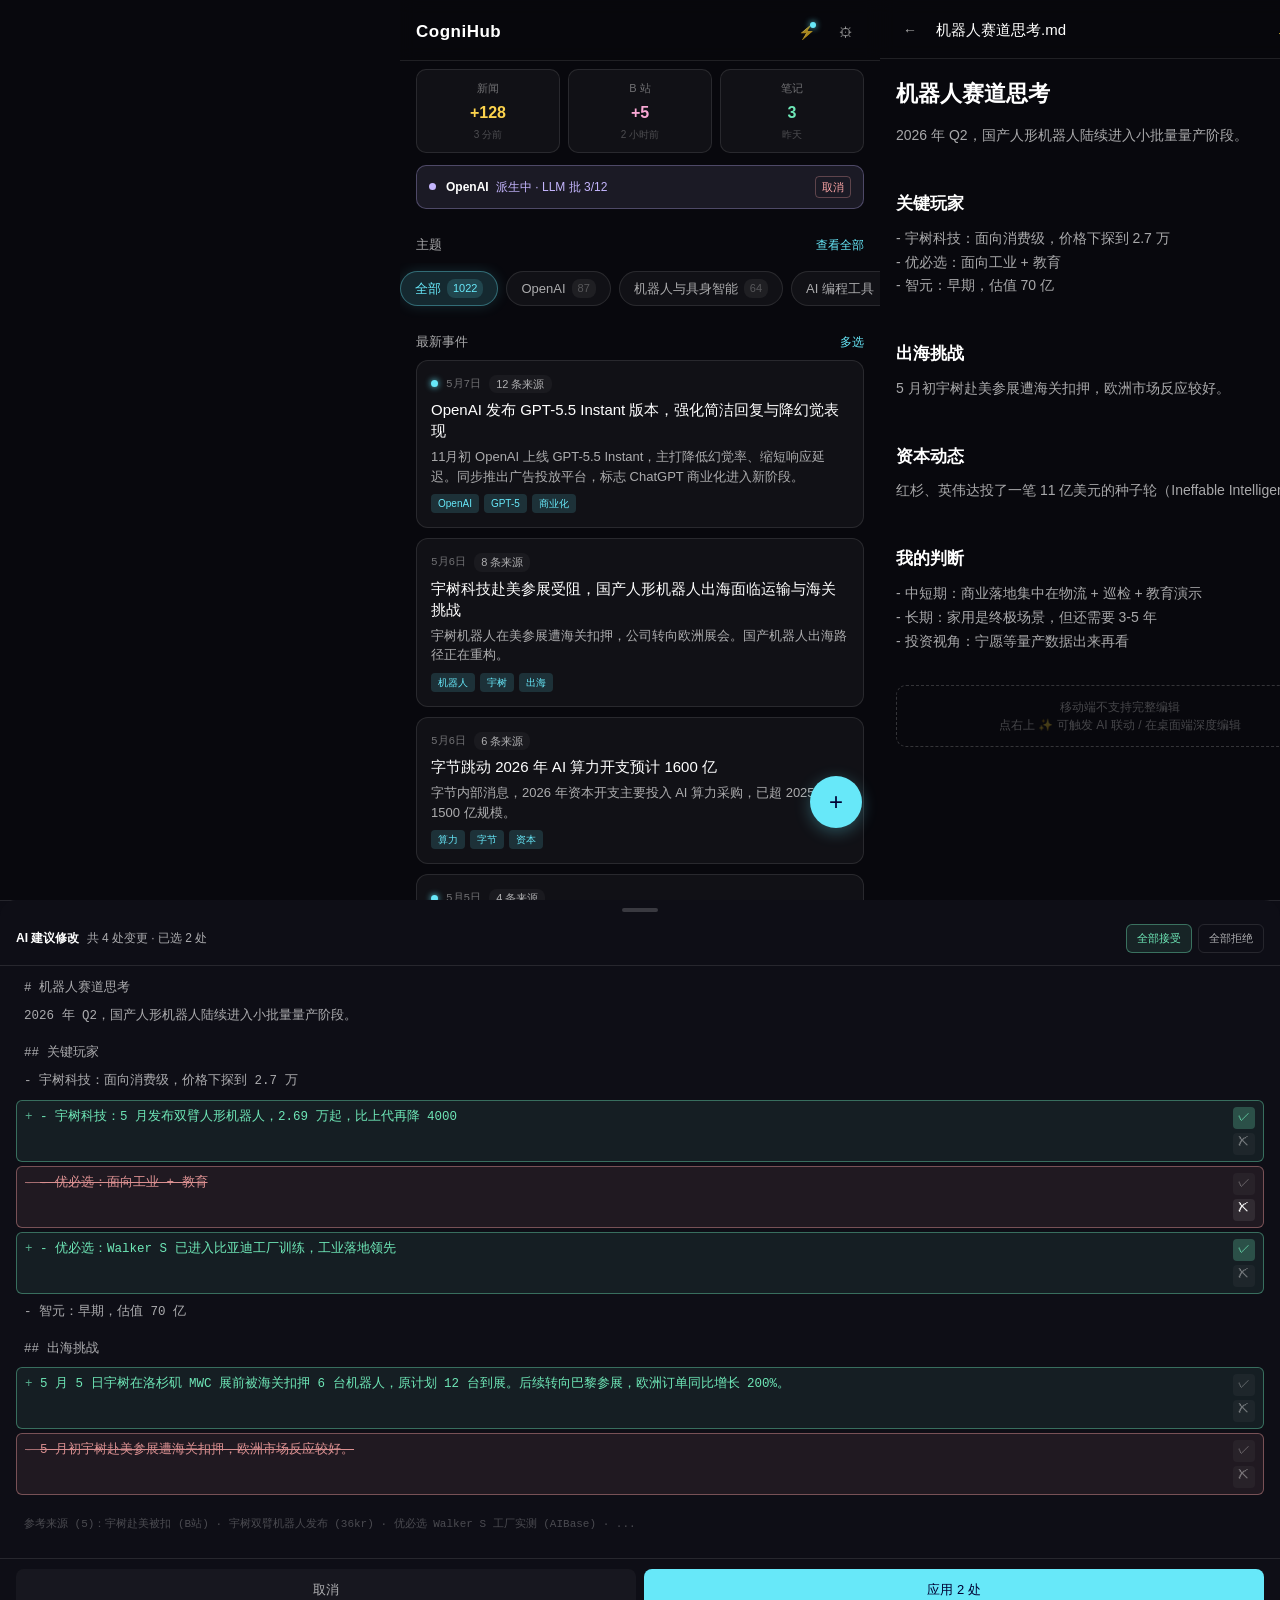
<file: docs/cognihub-mobile-prototype.html>
<!doctype html>
<html lang="zh-CN">
<head>
<meta charset="utf-8" />
<meta name="viewport" content="width=device-width,initial-scale=1,viewport-fit=cover" />
<meta name="theme-color" content="#08080d" />
<title>Cognihub Mobile</title>
<style>
  :root {
    --bg: #08080d;
    --bg-elevated: #0e0e16;
    --bg-card: rgba(255,255,255,0.04);
    --bg-card-hover: rgba(255,255,255,0.07);
    --border: rgba(255,255,255,0.10);
    --border-strong: rgba(255,255,255,0.18);
    --text: #ffffff;
    --text-secondary: rgba(255,255,255,0.65);
    --text-muted: rgba(255,255,255,0.40);
    --text-faint: rgba(255,255,255,0.25);
    --cyan: #67e8f9;
    --cyan-bg: rgba(103,232,249,0.15);
    --cyan-border: rgba(103,232,249,0.35);
    --pink: #f9a8d4;
    --amber: #fcd34d;
    --emerald: #6ee7b7;
    --purple: #c4b5fd;
    --red: #fca5a5;
  }

  * { box-sizing: border-box; -webkit-tap-highlight-color: transparent; }
  html, body { margin: 0; height: 100%; background: var(--bg); color: var(--text); font-family: -apple-system, BlinkMacSystemFont, "PingFang SC", "Microsoft YaHei", sans-serif; }
  body { overflow: hidden; font-size: 14px; line-height: 1.5; }
  button { background: none; border: 0; color: inherit; font: inherit; padding: 0; cursor: pointer; }

  /* App shell */
  .app {
    display: flex; flex-direction: column; height: 100vh; height: 100dvh;
    max-width: 480px; margin: 0 auto;
    background: var(--bg);
    position: relative;
  }

  /* 顶栏 */
  .topbar {
    display: flex; align-items: center; justify-content: space-between;
    padding: 14px 16px 10px;
    border-bottom: 1px solid var(--border);
    background: rgba(8,8,13,0.92); backdrop-filter: blur(8px);
  }
  .topbar-title {
    font-size: 17px; font-weight: 600; letter-spacing: 0.5px;
  }
  .topbar-actions { display: flex; gap: 4px; }
  .icon-btn {
    width: 36px; height: 36px; border-radius: 8px;
    display: inline-flex; align-items: center; justify-content: center;
    color: var(--text-secondary);
    transition: background 0.15s;
  }
  .icon-btn:active { background: var(--bg-card); }
  .icon-btn.has-dot { position: relative; }
  .icon-btn .dot {
    position: absolute; top: 8px; right: 8px;
    width: 6px; height: 6px; border-radius: 50%;
    background: var(--cyan);
    box-shadow: 0 0 6px var(--cyan);
  }

  /* 滚动主区 */
  .main { flex: 1; overflow-y: auto; -webkit-overflow-scrolling: touch; }
  .main.no-scroll { overflow: hidden; }

  /* 底部 tab bar */
  .tabbar {
    display: flex; height: 56px;
    border-top: 1px solid var(--border);
    background: rgba(14,14,22,0.95);
    padding-bottom: env(safe-area-inset-bottom);
    flex-shrink: 0;
  }
  .tab {
    flex: 1; display: flex; flex-direction: column;
    align-items: center; justify-content: center;
    gap: 2px;
    color: var(--text-muted);
    transition: color 0.15s;
  }
  .tab.active { color: var(--cyan); }
  .tab .ico { font-size: 20px; }
  .tab .label { font-size: 11px; }

  /* 通用：节标题 */
  .section-head {
    padding: 14px 16px 8px;
    display: flex; align-items: center; justify-content: space-between;
  }
  .section-title { font-size: 13px; font-weight: 500; color: var(--text-secondary); }
  .section-action { font-size: 12px; color: var(--cyan); }

  /* 更新指示卡 */
  .update-summary {
    display: grid; grid-template-columns: 1fr 1fr 1fr;
    gap: 8px; padding: 8px 16px 0;
  }
  .update-chip {
    background: var(--bg-card);
    border: 1px solid var(--border);
    border-radius: 10px;
    padding: 10px 8px;
    text-align: center;
  }
  .update-chip .label { font-size: 11px; color: var(--text-muted); margin-bottom: 4px; }
  .update-chip .value { font-size: 16px; font-weight: 600; color: var(--text); }
  .update-chip .ago { font-size: 10px; color: var(--text-faint); margin-top: 2px; }
  .update-chip.amber .value { color: var(--amber); }
  .update-chip.pink .value { color: var(--pink); }
  .update-chip.emerald .value { color: var(--emerald); }

  /* 主题胶囊 */
  .topic-rail {
    display: flex; gap: 8px; padding: 8px 16px 12px;
    overflow-x: auto; scroll-snap-type: x mandatory;
    scrollbar-width: none;
  }
  .topic-rail::-webkit-scrollbar { display: none; }
  .chip {
    flex-shrink: 0; scroll-snap-align: start;
    padding: 7px 14px;
    background: var(--bg-card);
    border: 1px solid var(--border);
    border-radius: 999px;
    font-size: 13px;
    color: var(--text-secondary);
    display: inline-flex; align-items: center; gap: 6px;
  }
  .chip.active {
    background: var(--cyan-bg);
    border-color: var(--cyan-border);
    color: var(--cyan);
    box-shadow: 0 0 14px rgba(103,232,249,0.15);
  }
  .chip .count {
    font-size: 11px; color: var(--text-faint);
    background: rgba(255,255,255,0.06);
    padding: 1px 6px; border-radius: 8px;
  }
  .chip.active .count { color: var(--cyan); background: rgba(103,232,249,0.15); }

  /* 事件卡片流 */
  .event-list { padding: 0 16px 88px; }
  .event-card {
    background: var(--bg-card);
    border: 1px solid var(--border);
    border-radius: 12px;
    padding: 14px;
    margin-bottom: 10px;
    transition: background 0.15s;
  }
  .event-card:active { background: var(--bg-card-hover); }
  .event-meta {
    display: flex; align-items: center; gap: 8px;
    font-size: 11px; color: var(--text-muted);
    margin-bottom: 6px;
  }
  .event-meta .time { font-family: monospace; }
  .event-meta .source-count {
    background: var(--bg-card);
    padding: 1px 7px; border-radius: 8px;
    color: var(--text-secondary);
  }
  .unread-dot {
    width: 7px; height: 7px; border-radius: 50%;
    background: var(--cyan);
    box-shadow: 0 0 6px var(--cyan);
  }
  .event-title {
    font-size: 15px; font-weight: 500; color: var(--text);
    line-height: 1.4;
    display: -webkit-box; -webkit-line-clamp: 2; -webkit-box-orient: vertical;
    overflow: hidden;
  }
  .event-desc {
    font-size: 13px; color: var(--text-secondary);
    margin-top: 6px;
    display: -webkit-box; -webkit-line-clamp: 2; -webkit-box-orient: vertical;
    overflow: hidden;
  }
  .event-tags {
    display: flex; gap: 5px; flex-wrap: wrap;
    margin-top: 8px;
  }
  .tag {
    font-size: 10px;
    padding: 2px 7px;
    background: var(--cyan-bg);
    color: var(--cyan);
    border-radius: 4px;
  }

  /* 浮动新建按钮 */
  .fab {
    position: absolute;
    right: 18px; bottom: 72px;
    width: 52px; height: 52px;
    border-radius: 50%;
    background: var(--cyan);
    color: #003;
    display: flex; align-items: center; justify-content: center;
    font-size: 24px; font-weight: 300;
    box-shadow: 0 4px 16px rgba(103,232,249,0.3);
    z-index: 10;
  }

  /* 任务横幅 */
  .task-banner {
    margin: 0 16px 12px;
    background: rgba(196,181,253,0.10);
    border: 1px solid rgba(196,181,253,0.3);
    border-radius: 10px;
    padding: 10px 12px;
    display: flex; align-items: center; gap: 10px;
    font-size: 12px;
  }
  .task-banner .pulse {
    width: 7px; height: 7px; border-radius: 50%;
    background: var(--purple);
    animation: pulse 1.5s infinite;
  }
  @keyframes pulse {
    0%,100% { opacity: 1; }
    50% { opacity: 0.3; }
  }
  .task-banner .text { flex: 1; color: var(--purple); }
  .task-banner .text strong { color: var(--text); margin-right: 4px; }
  .task-banner .cancel {
    color: var(--red); font-size: 11px;
    padding: 2px 6px; border-radius: 4px;
    border: 1px solid rgba(252,165,165,0.3);
  }

  /* 详情页 push 风格 */
  .page {
    position: absolute; inset: 0;
    background: var(--bg);
    display: flex; flex-direction: column;
    transform: translateX(100%);
    transition: transform 0.25s cubic-bezier(0.4,0,0.2,1);
    z-index: 5;
  }
  .page.show { transform: translateX(0); }
  .page-head {
    display: flex; align-items: center; gap: 8px;
    padding: 12px 12px 10px;
    border-bottom: 1px solid var(--border);
    background: rgba(8,8,13,0.92);
    backdrop-filter: blur(8px);
  }
  .page-head-title {
    flex: 1; font-size: 15px; font-weight: 500;
    overflow: hidden; text-overflow: ellipsis; white-space: nowrap;
  }
  .page-body { flex: 1; overflow-y: auto; padding: 16px 16px 100px; }

  /* 事件详情 */
  .event-detail-meta {
    display: flex; gap: 8px; flex-wrap: wrap;
    margin: 8px 0 16px;
  }
  .event-detail-title {
    font-size: 20px; font-weight: 600; line-height: 1.3;
  }
  .event-detail-desc {
    font-size: 14px; color: var(--text-secondary);
    margin: 12px 0 16px;
    line-height: 1.7;
    white-space: pre-wrap;
  }
  .ai-actions {
    display: flex; gap: 8px;
    padding: 12px 0 16px;
    border-top: 1px solid var(--border);
    border-bottom: 1px solid var(--border);
    margin-bottom: 16px;
  }
  .ai-btn {
    flex: 1;
    padding: 10px 8px;
    border-radius: 8px;
    background: var(--cyan-bg);
    border: 1px solid var(--cyan-border);
    color: var(--cyan);
    font-size: 12px;
    display: flex; flex-direction: column;
    align-items: center; gap: 3px;
  }
  .ai-btn .ico { font-size: 16px; }
  .ai-btn.primary { background: var(--cyan); color: #003; border-color: var(--cyan); }
  .ai-btn:active { transform: scale(0.97); }
  .ai-btn.purple { background: rgba(196,181,253,0.15); border-color: rgba(196,181,253,0.35); color: var(--purple); }

  /* source 列表 */
  .source-row {
    background: var(--bg-card);
    border: 1px solid var(--border);
    border-radius: 10px;
    padding: 12px;
    margin-bottom: 8px;
  }
  .source-row .platform {
    display: inline-block;
    font-size: 10px;
    padding: 2px 6px;
    border-radius: 4px;
    margin-right: 6px;
    border: 1px solid;
  }
  .platform-news { color: var(--amber); border-color: rgba(252,211,77,0.4); background: rgba(252,211,77,0.08); }
  .platform-video { color: var(--pink); border-color: rgba(249,168,212,0.4); background: rgba(249,168,212,0.08); }
  .platform-note { color: var(--emerald); border-color: rgba(110,231,183,0.4); background: rgba(110,231,183,0.08); }
  .source-title {
    font-size: 14px; font-weight: 500; color: var(--text);
    line-height: 1.4;
    display: -webkit-box; -webkit-line-clamp: 2; -webkit-box-orient: vertical;
    overflow: hidden;
  }
  .source-row .source-meta {
    margin-top: 6px;
    font-size: 11px; color: var(--text-faint);
    display: flex; align-items: center; gap: 8px;
  }
  .score {
    color: var(--cyan); font-family: monospace;
  }

  /* 笔记列表 */
  .note-list { padding: 0 16px 88px; }
  .note-folder {
    margin: 12px 0 4px;
    font-size: 11px; color: var(--text-muted);
    text-transform: uppercase; letter-spacing: 0.5px;
    display: flex; align-items: center; gap: 6px;
  }
  .note-folder .badge {
    font-size: 9px;
    background: var(--bg-card);
    padding: 1px 6px; border-radius: 6px;
    color: var(--text-faint); text-transform: none;
    letter-spacing: 0;
  }
  .note-row {
    background: var(--bg-card);
    border: 1px solid var(--border);
    border-radius: 10px;
    padding: 12px;
    margin-bottom: 6px;
    display: flex; align-items: center; gap: 10px;
  }
  .note-row .ico { font-size: 18px; color: var(--text-muted); }
  .note-row .info { flex: 1; min-width: 0; }
  .note-row .name { font-size: 14px; font-weight: 500; color: var(--text); }
  .note-row .sub { font-size: 11px; color: var(--text-faint); margin-top: 2px; }
  .note-row .dirty { color: var(--amber); font-size: 10px; }

  /* 笔记详情 (简化只读 + AI 联动按钮) */
  .note-content {
    font-size: 14px; line-height: 1.7; color: var(--text-secondary);
    white-space: pre-wrap; word-wrap: break-word;
  }
  .note-content h1 { font-size: 22px; color: var(--text); margin: 0 0 12px; }
  .note-content h2 { font-size: 17px; color: var(--text); margin: 18px 0 8px; }

  /* Diff 抽屉 */
  .sheet {
    position: absolute; left: 0; right: 0; bottom: 0;
    height: 80%; background: var(--bg-elevated);
    border-radius: 16px 16px 0 0;
    transform: translateY(100%);
    transition: transform 0.25s cubic-bezier(0.4,0,0.2,1);
    z-index: 20;
    display: flex; flex-direction: column;
  }
  .sheet.show { transform: translateY(0); }
  .sheet-handle {
    width: 36px; height: 4px; border-radius: 2px;
    background: var(--border-strong);
    margin: 8px auto 0;
  }
  .sheet-head {
    padding: 12px 16px;
    display: flex; align-items: center; justify-content: space-between;
    border-bottom: 1px solid var(--border);
  }
  .sheet-head .info {
    flex: 1; font-size: 12px; color: var(--text-secondary);
  }
  .sheet-head .info strong { color: var(--text); margin-right: 4px; }
  .sheet-actions {
    display: flex; gap: 6px;
  }
  .sheet-action-btn {
    font-size: 11px; padding: 5px 10px;
    border-radius: 6px;
    border: 1px solid var(--border);
    color: var(--text-secondary);
  }
  .sheet-action-btn.accept-all {
    border-color: rgba(110,231,183,0.4);
    color: var(--emerald);
    background: rgba(110,231,183,0.1);
  }
  .sheet-body { flex: 1; overflow-y: auto; padding: 8px 16px 16px; font-family: monospace; font-size: 12.5px; line-height: 1.65; }
  .diff-block { margin: 4px 0; padding: 6px 8px; border-radius: 6px; border: 1px solid; display: flex; gap: 8px; }
  .diff-block .text { flex: 1; white-space: pre-wrap; word-break: break-word; }
  .diff-block .actions { display: flex; flex-direction: column; gap: 4px; }
  .diff-mini {
    width: 22px; height: 22px; border-radius: 4px;
    display: inline-flex; align-items: center; justify-content: center;
    font-size: 12px;
    background: var(--bg-card); color: var(--text-muted);
  }
  .diff-mini.on-accept { background: rgba(110,231,183,0.25); color: var(--emerald); }
  .diff-mini.on-reject { background: rgba(255,255,255,0.08); color: var(--text); }
  .diff-add { border-color: rgba(110,231,183,0.4); background: rgba(110,231,183,0.08); }
  .diff-add .text { color: var(--emerald); }
  .diff-add .text::before { content: "+ "; opacity: 0.7; }
  .diff-rem { border-color: rgba(252,165,165,0.4); background: rgba(252,165,165,0.08); }
  .diff-rem .text { color: var(--red); text-decoration: line-through; opacity: 0.85; }
  .diff-rem .text::before { content: "- "; opacity: 0.7; }
  .diff-eq { color: var(--text-secondary); padding: 4px 8px; }
  .sheet-foot {
    padding: 10px 16px;
    border-top: 1px solid var(--border);
    display: flex; gap: 8px;
  }
  .sheet-foot button { flex: 1; padding: 11px; border-radius: 8px; font-size: 13px; }
  .sheet-foot .cancel { background: var(--bg-card); color: var(--text-secondary); }
  .sheet-foot .apply { background: var(--cyan); color: #003; font-weight: 500; }

  /* sources 页 */
  .source-tabs {
    display: flex; gap: 16px;
    padding: 8px 16px 4px;
    border-bottom: 1px solid var(--border);
  }
  .source-tab {
    padding: 6px 0;
    font-size: 13px; color: var(--text-muted);
    border-bottom: 2px solid transparent;
  }
  .source-tab.active { color: var(--cyan); border-color: var(--cyan); }

  /* 空状态 */
  .empty {
    text-align: center; padding: 60px 16px;
    color: var(--text-faint);
  }

  /* 滚动 hide */
  .hide { display: none !important; }
</style>
</head>
<body>
<div class="app">

  <!-- ============================================================
       Tab 1: 看新内容 (Feed)
       ============================================================ -->
  <div id="tab-feed" class="tab-page">
    <header class="topbar">
      <div class="topbar-title">CogniHub</div>
      <div class="topbar-actions">
        <button class="icon-btn has-dot" title="任务">⚡<span class="dot"></span></button>
        <button class="icon-btn">⚙</button>
      </div>
    </header>

    <div class="main">
      <!-- 三类更新指示 -->
      <div class="update-summary">
        <div class="update-chip amber">
          <div class="label">新闻</div>
          <div class="value">+128</div>
          <div class="ago">3 分前</div>
        </div>
        <div class="update-chip pink">
          <div class="label">B 站</div>
          <div class="value">+5</div>
          <div class="ago">2 小时前</div>
        </div>
        <div class="update-chip emerald">
          <div class="label">笔记</div>
          <div class="value">3</div>
          <div class="ago">昨天</div>
        </div>
      </div>

      <!-- 任务横幅 (派生中) -->
      <div class="task-banner" style="margin-top: 12px;">
        <span class="pulse"></span>
        <div class="text"><strong>OpenAI</strong> 派生中 · LLM 批 3/12</div>
        <button class="cancel">取消</button>
      </div>

      <!-- 主题胶囊横滑 -->
      <div class="section-head">
        <div class="section-title">主题</div>
        <button class="section-action">查看全部</button>
      </div>
      <div class="topic-rail">
        <div class="chip active">全部 <span class="count">1022</span></div>
        <div class="chip">OpenAI <span class="count">87</span></div>
        <div class="chip">机器人与具身智能 <span class="count">64</span></div>
        <div class="chip">AI 编程工具 <span class="count">52</span></div>
        <div class="chip">中国与开源大模型 <span class="count">48</span></div>
        <div class="chip">智能汽车与自动驾驶 <span class="count">71</span></div>
        <div class="chip">AI 算力与资本 <span class="count">39</span></div>
      </div>

      <!-- 事件流 -->
      <div class="section-head">
        <div class="section-title">最新事件</div>
        <button class="section-action">多选</button>
      </div>
      <div class="event-list">
        <div class="event-card" onclick="showPage('event-detail')">
          <div class="event-meta">
            <span class="unread-dot"></span>
            <span class="time">5月7日</span>
            <span class="source-count">12 条来源</span>
          </div>
          <div class="event-title">OpenAI 发布 GPT-5.5 Instant 版本，强化简洁回复与降幻觉表现</div>
          <div class="event-desc">11月初 OpenAI 上线 GPT-5.5 Instant，主打降低幻觉率、缩短响应延迟。同步推出广告投放平台，标志 ChatGPT 商业化进入新阶段。</div>
          <div class="event-tags">
            <span class="tag">OpenAI</span>
            <span class="tag">GPT-5</span>
            <span class="tag">商业化</span>
          </div>
        </div>

        <div class="event-card" onclick="showPage('event-detail')">
          <div class="event-meta">
            <span class="time">5月6日</span>
            <span class="source-count">8 条来源</span>
          </div>
          <div class="event-title">宇树科技赴美参展受阻，国产人形机器人出海面临运输与海关挑战</div>
          <div class="event-desc">宇树机器人在美参展遭海关扣押，公司转向欧洲展会。国产机器人出海路径正在重构。</div>
          <div class="event-tags">
            <span class="tag">机器人</span>
            <span class="tag">宇树</span>
            <span class="tag">出海</span>
          </div>
        </div>

        <div class="event-card" onclick="showPage('event-detail')">
          <div class="event-meta">
            <span class="time">5月6日</span>
            <span class="source-count">6 条来源</span>
          </div>
          <div class="event-title">字节跳动 2026 年 AI 算力开支预计 1600 亿</div>
          <div class="event-desc">字节内部消息，2026 年资本开支主要投入 AI 算力采购，已超 2025 年 1500 亿规模。</div>
          <div class="event-tags">
            <span class="tag">算力</span>
            <span class="tag">字节</span>
            <span class="tag">资本</span>
          </div>
        </div>

        <div class="event-card" onclick="showPage('event-detail')">
          <div class="event-meta">
            <span class="unread-dot"></span>
            <span class="time">5月5日</span>
            <span class="source-count">4 条来源</span>
          </div>
          <div class="event-title">特斯拉擎天柱进入量产阶段，价格区间下探至消费市场</div>
          <div class="event-desc">特斯拉 CEO 在最新沟通会上确认擎天柱年内量产，主打家庭服务场景。</div>
          <div class="event-tags">
            <span class="tag">机器人</span>
            <span class="tag">特斯拉</span>
          </div>
        </div>

        <div class="event-card" onclick="showPage('event-detail')">
          <div class="event-meta">
            <span class="time">5月5日</span>
            <span class="source-count">3 条来源</span>
          </div>
          <div class="event-title">阶跃星辰联合发布 BabyVision，揭示大模型视觉推理短板</div>
          <div class="event-desc">阶跃星辰、阿里、月之暗面等机构联合研究显示，主流大模型视觉推理能力不及 6 岁儿童。</div>
          <div class="event-tags">
            <span class="tag">阶跃星辰</span>
            <span class="tag">视觉</span>
          </div>
        </div>
      </div>

      <button class="fab" title="新主题">+</button>
    </div>
  </div>

  <!-- ============================================================
       Tab 2: 整理笔记 (Notes 简化版)
       ============================================================ -->
  <div id="tab-notes" class="tab-page hide">
    <header class="topbar">
      <div class="topbar-title">笔记</div>
      <div class="topbar-actions">
        <button class="icon-btn">🔍</button>
        <button class="icon-btn">⋮</button>
      </div>
    </header>
    <div class="main">
      <div class="note-list">
        <div class="note-folder">
          ☁ cognihub 内容 / events
          <span class="badge">系统目录</span>
        </div>
        <div class="note-row" onclick="showPage('note-detail')">
          <div class="ico">📄</div>
          <div class="info">
            <div class="name">OpenAI 发布 GPT-5.5 Instant 版本</div>
            <div class="sub">12 来源 · <span class="dirty">● 待重新联动</span></div>
          </div>
        </div>
        <div class="note-row" onclick="showPage('note-detail')">
          <div class="ico">📄</div>
          <div class="info">
            <div class="name">宇树科技赴美参展受阻</div>
            <div class="sub">8 来源 · 5月6日</div>
          </div>
        </div>

        <div class="note-folder">cognihub 内容 / topics</div>
        <div class="note-row" onclick="showPage('note-detail')">
          <div class="ico">📌</div>
          <div class="info">
            <div class="name">OpenAI</div>
            <div class="sub">87 个事件 · 主题</div>
          </div>
        </div>
        <div class="note-row" onclick="showPage('note-detail')">
          <div class="ico">📌</div>
          <div class="info">
            <div class="name">机器人与具身智能</div>
            <div class="sub">64 个事件 · 主题</div>
          </div>
        </div>

        <div class="note-folder">个人笔记</div>
        <div class="note-row" onclick="showPage('note-detail')">
          <div class="ico">📓</div>
          <div class="info">
            <div class="name">2026Q2 投研记录.md</div>
            <div class="sub">2.3 KB · 昨天</div>
          </div>
        </div>
        <div class="note-row" onclick="showPage('note-detail')">
          <div class="ico">📓</div>
          <div class="info">
            <div class="name">机器人赛道思考.md</div>
            <div class="sub">5.8 KB · 5月3日</div>
          </div>
        </div>
      </div>
    </div>
  </div>

  <!-- ============================================================
       Tab 3: 信息源 (Sources 简化版)
       ============================================================ -->
  <div id="tab-sources" class="tab-page hide">
    <header class="topbar">
      <div class="topbar-title">信息源</div>
      <div class="topbar-actions">
        <button class="icon-btn">+</button>
      </div>
    </header>
    <div class="source-tabs">
      <div class="source-tab active">数据流</div>
      <div class="source-tab">订阅</div>
    </div>
    <div class="main">
      <div style="padding: 12px 16px 88px;">
        <div class="source-row">
          <div>
            <span class="platform platform-news">新闻</span>
            <span style="font-size: 11px; color: var(--text-faint);">36kr-AI · 2 小时前</span>
          </div>
          <div class="source-title" style="margin-top: 6px;">字节跳动 2026 年 AI 算力开支超 1500 亿，主要投向算力采购</div>
        </div>
        <div class="source-row">
          <div>
            <span class="platform platform-video">B站</span>
            <span style="font-size: 11px; color: var(--text-faint);">财经高一截 · 5月5日</span>
          </div>
          <div class="source-title" style="margin-top: 6px;">通信、算力！我们要警惕了！</div>
        </div>
        <div class="source-row">
          <div>
            <span class="platform platform-news">新闻</span>
            <span style="font-size: 11px; color: var(--text-faint);">AIBase · 4 小时前</span>
          </div>
          <div class="source-title" style="margin-top: 6px;">OpenAI 上线广告投放平台，AI 商业化迎来分水岭</div>
        </div>
        <div class="source-row">
          <div>
            <span class="platform platform-video">B站</span>
            <span style="font-size: 11px; color: var(--text-faint);">大小马AI · 5月5日</span>
          </div>
          <div class="source-title" style="margin-top: 6px;">宇树赴美坐飞机被扣！我们如何一招破解，成功运机器人去巴黎？</div>
        </div>
        <div class="source-row">
          <div>
            <span class="platform platform-news">新闻</span>
            <span style="font-size: 11px; color: var(--text-faint);">36kr · 1 天前</span>
          </div>
          <div class="source-title" style="margin-top: 6px;">特斯拉擎天柱量产时间表确定，目标年内交付</div>
        </div>
        <div class="source-row">
          <div>
            <span class="platform platform-news">新闻</span>
            <span style="font-size: 11px; color: var(--text-faint);">汽车之家 · 1 天前</span>
          </div>
          <div class="source-title" style="margin-top: 6px;">蔚来 ES9 将于 5 月 27 日上市，预售 42 万起</div>
        </div>
      </div>
    </div>
  </div>

  <!-- ============================================================
       事件详情 push 页
       ============================================================ -->
  <div id="page-event-detail" class="page">
    <div class="page-head">
      <button class="icon-btn" onclick="hidePage('event-detail')">←</button>
      <div class="page-head-title">事件详情</div>
      <button class="icon-btn">⋯</button>
    </div>
    <div class="page-body">
      <div class="event-detail-meta">
        <span class="tag">OpenAI</span>
        <span class="tag">GPT-5</span>
        <span class="tag">商业化</span>
      </div>
      <div class="event-detail-title">OpenAI 发布 GPT-5.5 Instant 版本，强化简洁回复与降幻觉表现</div>
      <div class="event-detail-desc">11 月初 OpenAI 上线 GPT-5.5 Instant 模型，作为默认对话引擎。该版本主打三点改进：

1. 幻觉率较 GPT-5 降低 35%
2. 平均响应延迟缩短至 1.2 秒
3. 输出更简洁，不再啰嗦

同时推出 ChatGPT 广告投放平台 beta，让品牌方可以在对话流中精准曝光。这被业界视为 OpenAI 商业化的重要分水岭。</div>

      <div class="ai-actions">
        <button class="ai-btn primary">
          <span class="ico">⚡</span>
          <span>联动</span>
        </button>
        <button class="ai-btn purple">
          <span class="ico">✨</span>
          <span>结合来源</span>
        </button>
        <button class="ai-btn">
          <span class="ico">📓</span>
          <span>推到笔记</span>
        </button>
      </div>

      <div class="section-head" style="padding: 0 0 8px;">
        <div class="section-title">关联来源 (12)</div>
        <button class="section-action">+ 手动添加</button>
      </div>

      <div class="source-row">
        <div>
          <span class="platform platform-news">新闻</span>
          <span style="font-size: 11px; color: var(--text-faint);">36kr-AI · 5月6日</span>
        </div>
        <div class="source-title" style="margin-top: 6px;">OpenAI 发布 GPT-5.5：更准确的对话体验</div>
        <div class="source-meta">
          <span class="score">98%</span>
          <span>· rerank 直接命中</span>
        </div>
      </div>
      <div class="source-row">
        <div>
          <span class="platform platform-news">新闻</span>
          <span style="font-size: 11px; color: var(--text-faint);">AIBase · 5月6日</span>
        </div>
        <div class="source-title" style="margin-top: 6px;">ChatGPT 上线广告主平台，AI 商业化迎来分水岭</div>
        <div class="source-meta">
          <span class="score">95%</span>
          <span>· rerank+llm 验证</span>
        </div>
      </div>
      <div class="source-row">
        <div>
          <span class="platform platform-video">B站</span>
          <span style="font-size: 11px; color: var(--text-faint);">大小马AI · 5月5日</span>
        </div>
        <div class="source-title" style="margin-top: 6px;">深度解析 GPT-5.5 Instant：相比 4o 升级了什么</div>
        <div class="source-meta">
          <span class="score">87%</span>
        </div>
      </div>
      <div class="source-row">
        <div>
          <span class="platform platform-news">新闻</span>
          <span style="font-size: 11px; color: var(--text-faint);">36kr · 5月5日</span>
        </div>
        <div class="source-title" style="margin-top: 6px;">OpenAI 内部备忘：广告业务将贡献 2027 年 30% 营收</div>
        <div class="source-meta">
          <span class="score">82%</span>
        </div>
      </div>
    </div>
  </div>

  <!-- ============================================================
       笔记详情 push 页（含 AI 联动按钮）
       ============================================================ -->
  <div id="page-note-detail" class="page">
    <div class="page-head">
      <button class="icon-btn" onclick="hidePage('note-detail')">←</button>
      <div class="page-head-title">机器人赛道思考.md</div>
      <button class="icon-btn" onclick="showSheet()" title="AI 联动" style="color: var(--purple);">✨</button>
      <button class="icon-btn">⋯</button>
    </div>
    <div class="page-body">
      <div class="note-content"><h1>机器人赛道思考</h1>2026 年 Q2，国产人形机器人陆续进入小批量量产阶段。

<h2>关键玩家</h2>- 宇树科技：面向消费级，价格下探到 2.7 万
- 优必选：面向工业 + 教育
- 智元：早期，估值 70 亿

<h2>出海挑战</h2>5 月初宇树赴美参展遭海关扣押，欧洲市场反应较好。

<h2>资本动态</h2>红杉、英伟达投了一笔 11 亿美元的种子轮（Ineffable Intelligence）。

<h2>我的判断</h2>- 中短期：商业落地集中在物流 + 巡检 + 教育演示
- 长期：家用是终极场景，但还需要 3-5 年
- 投资视角：宁愿等量产数据出来再看</div>

      <div style="margin-top: 32px; padding: 12px; border: 1px dashed var(--border-strong); border-radius: 10px; text-align: center; color: var(--text-faint); font-size: 12px;">
        移动端不支持完整编辑<br>
        点右上 ✨ 可触发 AI 联动 / 在桌面端深度编辑
      </div>
    </div>
  </div>

</div>

<!-- ============================================================
     Diff 抽屉（从底部弹出）
     ============================================================ -->
<div id="sheet-diff" class="sheet">
  <div class="sheet-handle"></div>
  <div class="sheet-head">
    <div class="info">
      <strong>AI 建议修改</strong>
      <span>共 4 处变更 · 已选 2 处</span>
    </div>
    <div class="sheet-actions">
      <button class="sheet-action-btn accept-all">全部接受</button>
      <button class="sheet-action-btn">全部拒绝</button>
    </div>
  </div>
  <div class="sheet-body">
    <div class="diff-eq"># 机器人赛道思考</div>
    <div class="diff-eq">2026 年 Q2，国产人形机器人陆续进入小批量量产阶段。</div>
    <div class="diff-eq"></div>
    <div class="diff-eq">## 关键玩家</div>
    <div class="diff-eq">- 宇树科技：面向消费级，价格下探到 2.7 万</div>
    <div class="diff-block diff-add">
      <div class="text">- 宇树科技：5 月发布双臂人形机器人，2.69 万起，比上代再降 4000</div>
      <div class="actions">
        <button class="diff-mini on-accept">✓</button>
        <button class="diff-mini">✗</button>
      </div>
    </div>
    <div class="diff-block diff-rem">
      <div class="text">- 优必选：面向工业 + 教育</div>
      <div class="actions">
        <button class="diff-mini">✓</button>
        <button class="diff-mini on-reject">✗</button>
      </div>
    </div>
    <div class="diff-block diff-add">
      <div class="text">- 优必选：Walker S 已进入比亚迪工厂训练，工业落地领先</div>
      <div class="actions">
        <button class="diff-mini on-accept">✓</button>
        <button class="diff-mini">✗</button>
      </div>
    </div>
    <div class="diff-eq">- 智元：早期，估值 70 亿</div>
    <div class="diff-eq"></div>
    <div class="diff-eq">## 出海挑战</div>
    <div class="diff-block diff-add">
      <div class="text">5 月 5 日宇树在洛杉矶 MWC 展前被海关扣押 6 台机器人，原计划 12 台到展。后续转向巴黎参展，欧洲订单同比增长 200%。</div>
      <div class="actions">
        <button class="diff-mini">✓</button>
        <button class="diff-mini">✗</button>
      </div>
    </div>
    <div class="diff-block diff-rem">
      <div class="text">5 月初宇树赴美参展遭海关扣押，欧洲市场反应较好。</div>
      <div class="actions">
        <button class="diff-mini">✓</button>
        <button class="diff-mini">✗</button>
      </div>
    </div>
    <div class="diff-eq" style="margin-top: 16px; color: var(--text-faint); font-size: 11px;">参考来源 (5)：宇树赴美被扣 (B站) · 宇树双臂机器人发布 (36kr) · 优必选 Walker S 工厂实测 (AIBase) · ...</div>
  </div>
  <div class="sheet-foot">
    <button class="cancel" onclick="hideSheet()">取消</button>
    <button class="apply" onclick="hideSheet()">应用 2 处</button>
  </div>
</div>

<!-- ============================================================
     底部 Tab Bar
     ============================================================ -->
<nav class="tabbar">
  <button class="tab active" onclick="switchTab('feed')" data-tab="feed">
    <div class="ico">📰</div>
    <div class="label">新内容</div>
  </button>
  <button class="tab" onclick="switchTab('notes')" data-tab="notes">
    <div class="ico">📓</div>
    <div class="label">笔记</div>
  </button>
  <button class="tab" onclick="switchTab('sources')" data-tab="sources">
    <div class="ico">📡</div>
    <div class="label">信息源</div>
  </button>
</nav>

<script>
function switchTab(name) {
  document.querySelectorAll('.tab-page').forEach(el => el.classList.add('hide'));
  document.getElementById('tab-' + name).classList.remove('hide');
  document.querySelectorAll('.tab').forEach(el => el.classList.remove('active'));
  document.querySelector(`.tab[data-tab="${name}"]`).classList.add('active');
}
function showPage(name) {
  document.getElementById('page-' + name).classList.add('show');
}
function hidePage(name) {
  document.getElementById('page-' + name).classList.remove('show');
}
function showSheet() {
  document.getElementById('sheet-diff').classList.add('show');
}
function hideSheet() {
  document.getElementById('sheet-diff').classList.remove('show');
}
</script>

</body>
</html>
</file>
